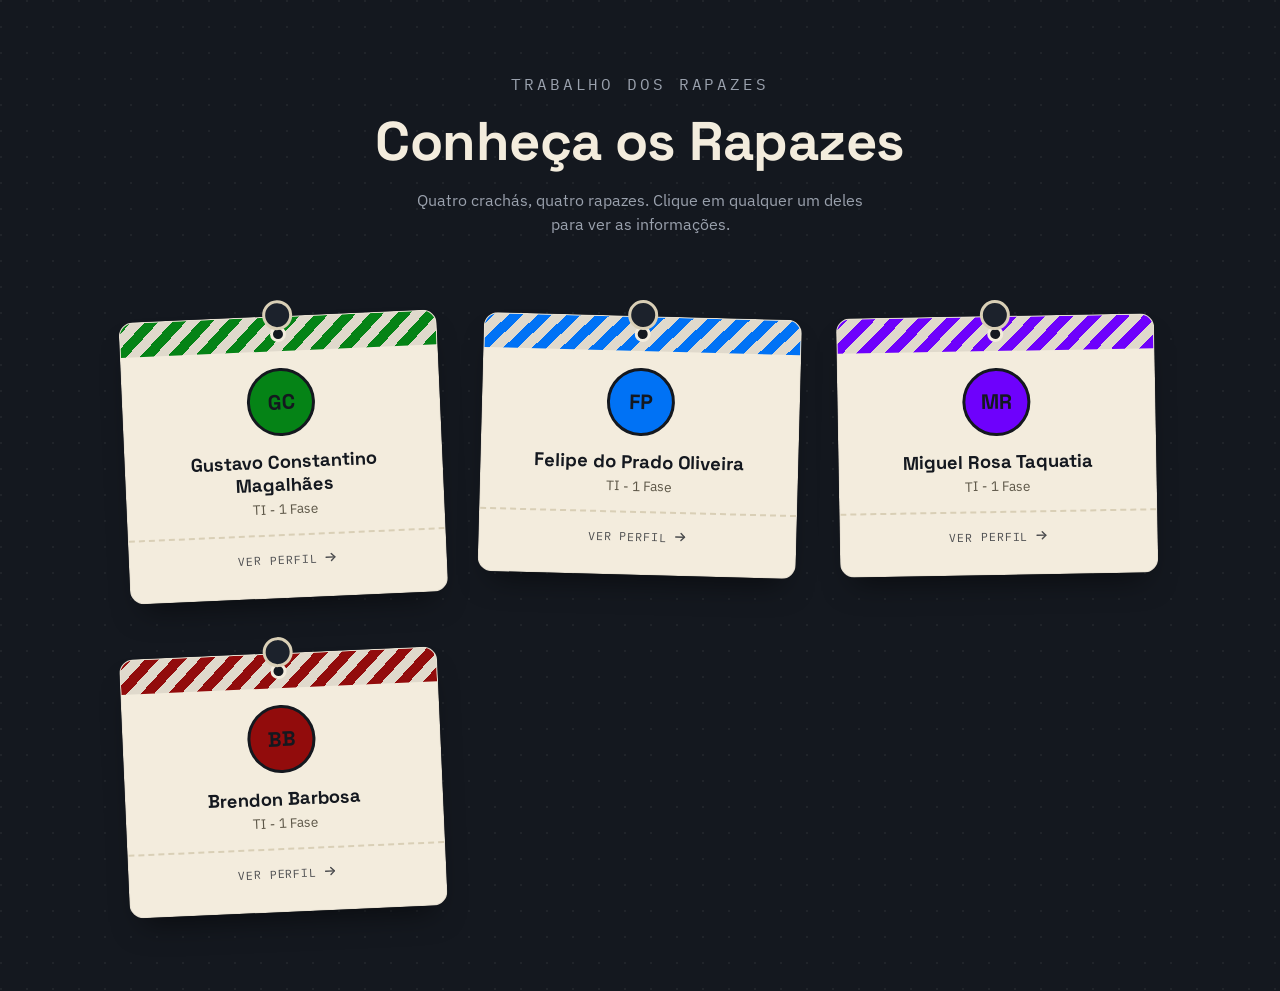
<file: index.html>
<!DOCTYPE html>
<html lang="pt-BR">
<head>
  <meta charset="UTF-8">
  <meta name="viewport" content="width=device-width, initial-scale=1.0">
  <title>Conheça a equipe</title>
  <link rel="stylesheet" href="style.css">
</head>
<body>

  <main class="page-home">
    <header class="home-header">
      <p class="eyebrow">Trabalho dos Rapazes</p>
      <h1>Conheça os Rapazes</h1>
      <p>Quatro crachás, quatro rapazes. Clique em qualquer um deles para ver as informações.</p>
    </header>

    <section class="badge-grid" id="badge-grid" aria-label="Lista de estudantes">
      <!-- os crachás são inseridos aqui pelo script.js -->
    </section>
  </main>

  <script src="data.js"></script>
  <script src="script.js"></script>
</body>
</html>
</file>
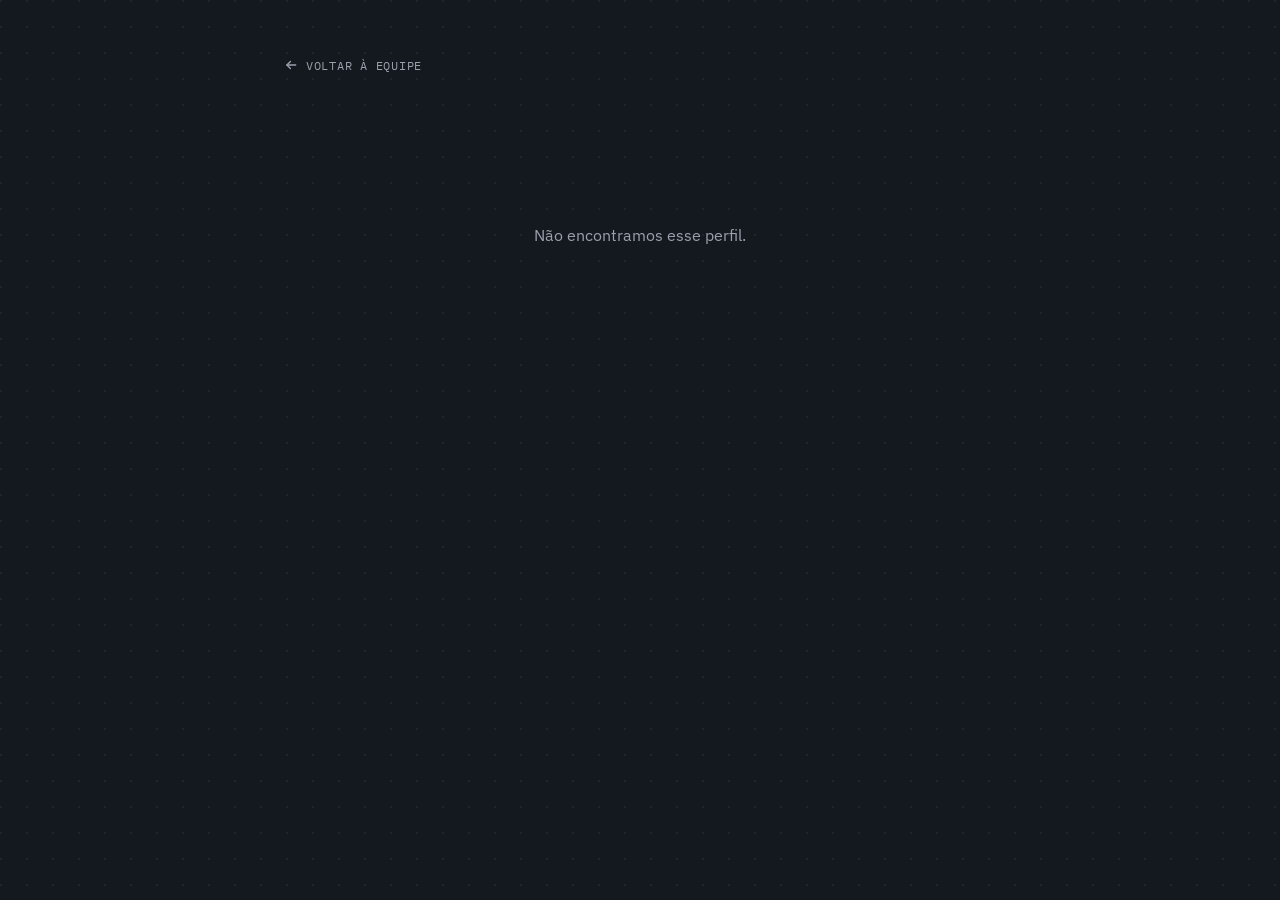
<file: perfil.html>
<!DOCTYPE html>
<html lang="pt-BR">
<head>
  <meta charset="UTF-8">
  <meta name="viewport" content="width=device-width, initial-scale=1.0">
  <title>Perfil do estudante</title>
  <link rel="stylesheet" href="style.css">
</head>
<body>

  <main class="page-profile" id="profile-root">
    <!-- o conteúdo do perfil é inserido aqui pelo script.js -->
  </main>

  <script src="data.js"></script>
  <script src="script.js"></script>
</body>
</html>
</file>
<file: style.css>
@import url('https://fonts.googleapis.com/css2?family=Space+Grotesk:wght@400;500;600;700&family=IBM+Plex+Sans:wght@400;500;600&family=IBM+Plex+Mono:wght@500&display=swap');

:root {
  --ink: #14181f;
  --ink-soft: #1c222c;
  --paper: #f3ecdd;
  --paper-line: #d9cfb6;
  --gold: #e7b23d;
  --teal: #2f8f82;
  --coral: #c24a4a;
  --text-on-ink: #f3ecdd;
  --text-muted: #9aa1ad;

  --font-display: 'Space Grotesk', sans-serif;
  --font-body: 'IBM Plex Sans', sans-serif;
  --font-mono: 'IBM Plex Mono', monospace;
}

* { box-sizing: border-box; }

html {
  scroll-behavior: smooth;
}

body {
  margin: 0;
  min-height: 100vh;
  background:
    radial-gradient(circle at 1px 1px, rgba(255,255,255,0.05) 1px, transparent 1px);
  background-size: 26px 26px;
  background-color: var(--ink);
  color: var(--text-on-ink);
  font-family: var(--font-body);
  -webkit-font-smoothing: antialiased;
}

a { color: inherit; text-decoration: none; }

button {
  font-family: inherit;
  cursor: pointer;
}

:focus-visible {
  outline: 3px solid var(--gold);
  outline-offset: 3px;
}

@media (prefers-reduced-motion: reduce) {
  * { animation: none !important; transition: none !important; }
}

/* ---------- topo / cabeçalho comum ---------- */

.eyebrow {
  font-family: var(--font-mono);
  font-size: 0.75rem;
  letter-spacing: 0.18em;
  text-transform: uppercase;
  color: var(--gold);
}

/* =========================================================
   PÁGINA 1 — GRADE DE CRACHÁS
   ========================================================= */

.page-home {
  max-width: 1080px;
  margin: 0 auto;
  padding: 4.5rem 1.5rem 5rem;
}

.home-header {
  text-align: center;
  margin-bottom: 4rem;
}

.home-header h1 {
  font-family: var(--font-display);
  font-size: clamp(2.2rem, 5vw, 3.4rem);
  font-weight: 700;
  margin: 0.6rem 0 0.8rem;
  letter-spacing: -0.01em;
}

.home-header p {
  color: var(--text-muted);
  max-width: 460px;
  margin: 0 auto;
  font-size: 1rem;
  line-height: 1.5;
}

.badge-grid {
  display: grid;
  grid-template-columns: repeat(3, 1fr);
  gap: 2.4rem;
  align-items: start;
}

@media (max-width: 820px) {
  .badge-grid { grid-template-columns: 1fr; max-width: 340px; margin: 0 auto; }
}

/* pino/gancho acima do crachá */
.badge-hook {
  width: 100%;
  display: flex;
  justify-content: center;
  margin-bottom: -14px;
  position: relative;
  z-index: 2;
}

.badge-hook span {
  width: 30px;
  height: 30px;
  border-radius: 50%;
  background: var(--ink-soft);
  border: 3px solid var(--paper-line);
  display: block;
}

.badge-link {
  display: block;
  transform: rotate(var(--tilt, 0deg));
  transition: transform 0.35s cubic-bezier(.2,.8,.2,1), filter 0.35s;
}

.badge-link:nth-child(3n+1) { --tilt: -2.5deg; }
.badge-link:nth-child(3n+2) { --tilt: 1.5deg; }
.badge-link:nth-child(3n+3) { --tilt: -1deg; }

.badge-link:hover,
.badge-link:focus-visible {
  transform: rotate(0deg) translateY(-6px);
}

.badge-card {
  background: var(--paper);
  color: var(--ink);
  border-radius: 14px;
  overflow: hidden;
  box-shadow: 0 18px 30px -14px rgba(0,0,0,0.55);
  border: 1px solid rgba(0,0,0,0.06);
}

.badge-strap {
  height: 34px;
  background: repeating-linear-gradient(
    -45deg,
    var(--strap-color, var(--gold)),
    var(--strap-color, var(--gold)) 10px,
    rgba(0,0,0,0.08) 10px,
    rgba(0,0,0,0.08) 20px
  );
}

.badge-punch {
  width: 16px;
  height: 16px;
  border-radius: 50%;
  background: var(--ink);
  margin: -25px auto 0;
  position: relative;
  border: 3px solid var(--paper);
}

.badge-body {
  padding: 1.6rem 1.4rem 1.8rem;
  text-align: center;
}

.badge-avatar {
  width: 68px;
  height: 68px;
  border-radius: 50%;
  margin: 0 auto 0.9rem;
  display: flex;
  align-items: center;
  justify-content: center;
  font-family: var(--font-display);
  font-weight: 700;
  font-size: 1.3rem;
  color: var(--ink);
  background: var(--avatar-color, var(--gold));
  border: 3px solid var(--ink);
}

.badge-name {
  font-family: var(--font-display);
  font-weight: 700;
  font-size: 1.15rem;
  margin: 0 0 0.25rem;
}

.badge-role {
  font-size: 0.85rem;
  color: #5c5647;
  margin: 0 0 1rem;
}

.badge-perforation {
  border-top: 2px dashed var(--paper-line);
  margin: 0 -1.4rem;
}

.badge-cta {
  display: inline-flex;
  align-items: center;
  gap: 0.4rem;
  margin-top: 1rem;
  font-family: var(--font-mono);
  font-size: 0.72rem;
  letter-spacing: 0.08em;
  text-transform: uppercase;
  color: var(--ink);
  opacity: 0.75;
}

.badge-link:hover .badge-cta,
.badge-link:focus-visible .badge-cta { opacity: 1; }

.badge-cta svg {
  width: 14px;
  height: 14px;
  transition: transform 0.25s;
}

.badge-link:hover .badge-cta svg { transform: translateX(3px); }

/* =========================================================
   PÁGINA 2 — PERFIL INDIVIDUAL
   ========================================================= */

.page-profile {
  max-width: 760px;
  margin: 0 auto;
  padding: 3.5rem 1.5rem 5rem;
}

.back-link {
  display: inline-flex;
  align-items: center;
  gap: 0.5rem;
  font-family: var(--font-mono);
  font-size: 0.78rem;
  letter-spacing: 0.06em;
  text-transform: uppercase;
  color: var(--text-muted);
  margin-bottom: 2.5rem;
  transition: color 0.2s;
}

.back-link:hover { color: var(--gold); }

.profile-badge {
  background: var(--paper);
  color: var(--ink);
  border-radius: 18px;
  overflow: hidden;
  box-shadow: 0 24px 50px -20px rgba(0,0,0,0.6);
  position: relative;
}

.profile-strap {
  height: 46px;
  background: repeating-linear-gradient(
    -45deg,
    var(--strap-color, var(--gold)),
    var(--strap-color, var(--gold)) 12px,
    rgba(0,0,0,0.08) 12px,
    rgba(0,0,0,0.08) 24px
  );
}

.profile-punch {
  width: 20px;
  height: 20px;
  border-radius: 50%;
  background: var(--ink);
  margin: -33px auto 0;
  border: 4px solid var(--paper);
  position: relative;
}

.profile-top {
  padding: 1.8rem 2.4rem 1.4rem;
  text-align: center;
}

.profile-avatar {
  width: 96px;
  height: 96px;
  border-radius: 50%;
  margin: 0 auto 1rem;
  display: flex;
  align-items: center;
  justify-content: center;
  font-family: var(--font-display);
  font-weight: 700;
  font-size: 1.8rem;
  color: var(--ink);
  background: var(--avatar-color, var(--gold));
  border: 4px solid var(--ink);
}

.profile-name {
  font-family: var(--font-display);
  font-weight: 700;
  font-size: clamp(1.6rem, 4vw, 2.1rem);
  margin: 0 0 0.35rem;
}

.profile-role {
  color: #5c5647;
  font-size: 0.98rem;
  margin: 0;
}

.stamp {
  position: absolute;
  top: 60px;
  right: 28px;
  border: 3px solid var(--coral);
  color: var(--coral);
  font-family: var(--font-mono);
  font-size: 0.68rem;
  letter-spacing: 0.1em;
  text-transform: uppercase;
  padding: 6px 10px;
  border-radius: 6px;
  transform: rotate(8deg);
  opacity: 0.8;
}

.profile-perforation {
  border-top: 2px dashed var(--paper-line);
  margin: 0 2.4rem;
}

.profile-content {
  padding: 1.8rem 2.4rem 2.4rem;
}

.profile-section {
  margin-bottom: 1.8rem;
}

.profile-section:last-child { margin-bottom: 0; }

.profile-section h2 {
  font-family: var(--font-mono);
  font-size: 0.72rem;
  letter-spacing: 0.14em;
  text-transform: uppercase;
  color: #8a8368;
  margin: 0 0 0.6rem;
}

.profile-section p {
  margin: 0;
  line-height: 1.65;
  font-size: 1rem;
}

.tag-list {
  display: flex;
  flex-wrap: wrap;
  gap: 0.5rem;
}

.tag {
  background: rgba(20,24,31,0.06);
  border: 1px solid rgba(20,24,31,0.12);
  border-radius: 999px;
  padding: 0.35rem 0.85rem;
  font-size: 0.85rem;
  font-family: var(--font-mono);
}

.profile-contact {
  display: inline-flex;
  align-items: center;
  gap: 0.5rem;
  font-family: var(--font-mono);
  font-size: 0.95rem;
  border-bottom: 2px solid var(--avatar-color, var(--gold));
  padding-bottom: 2px;
}

.not-found {
  text-align: center;
  padding: 6rem 1.5rem;
  color: var(--text-muted);
}
</file>
